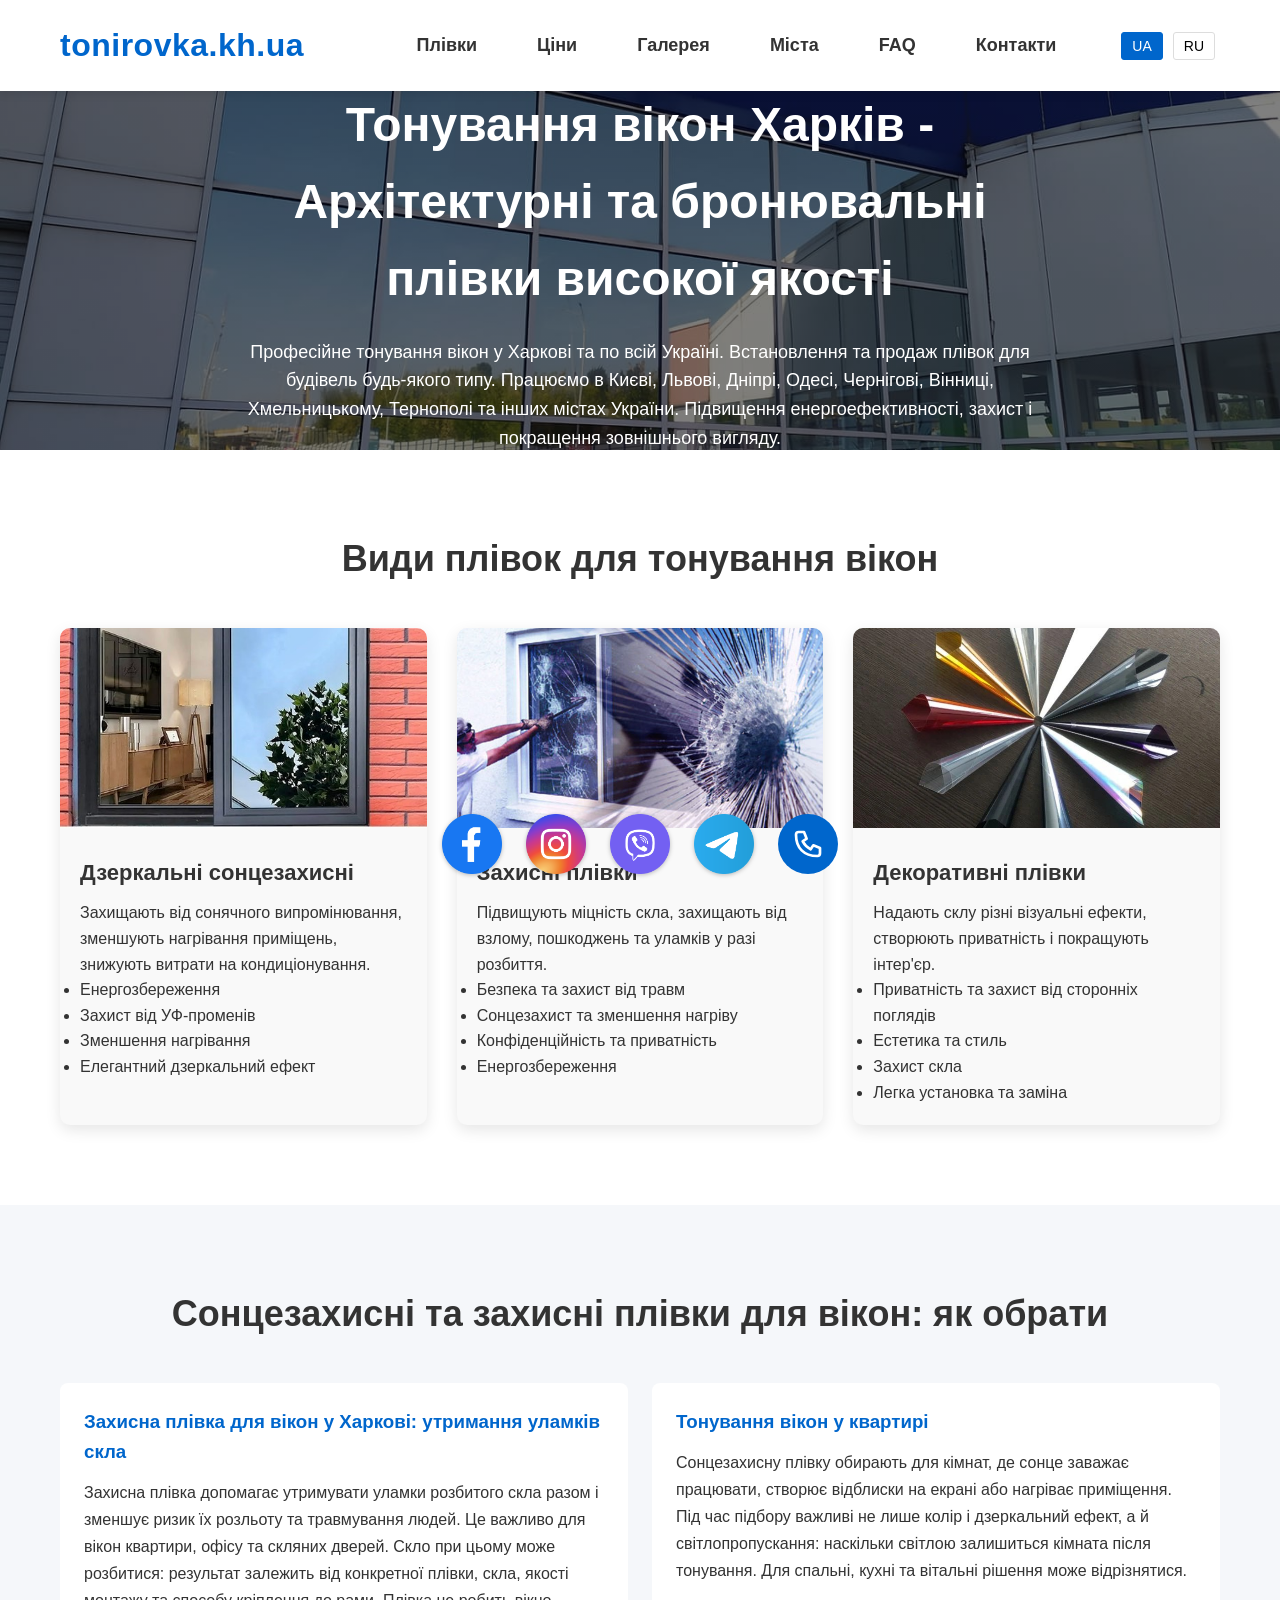
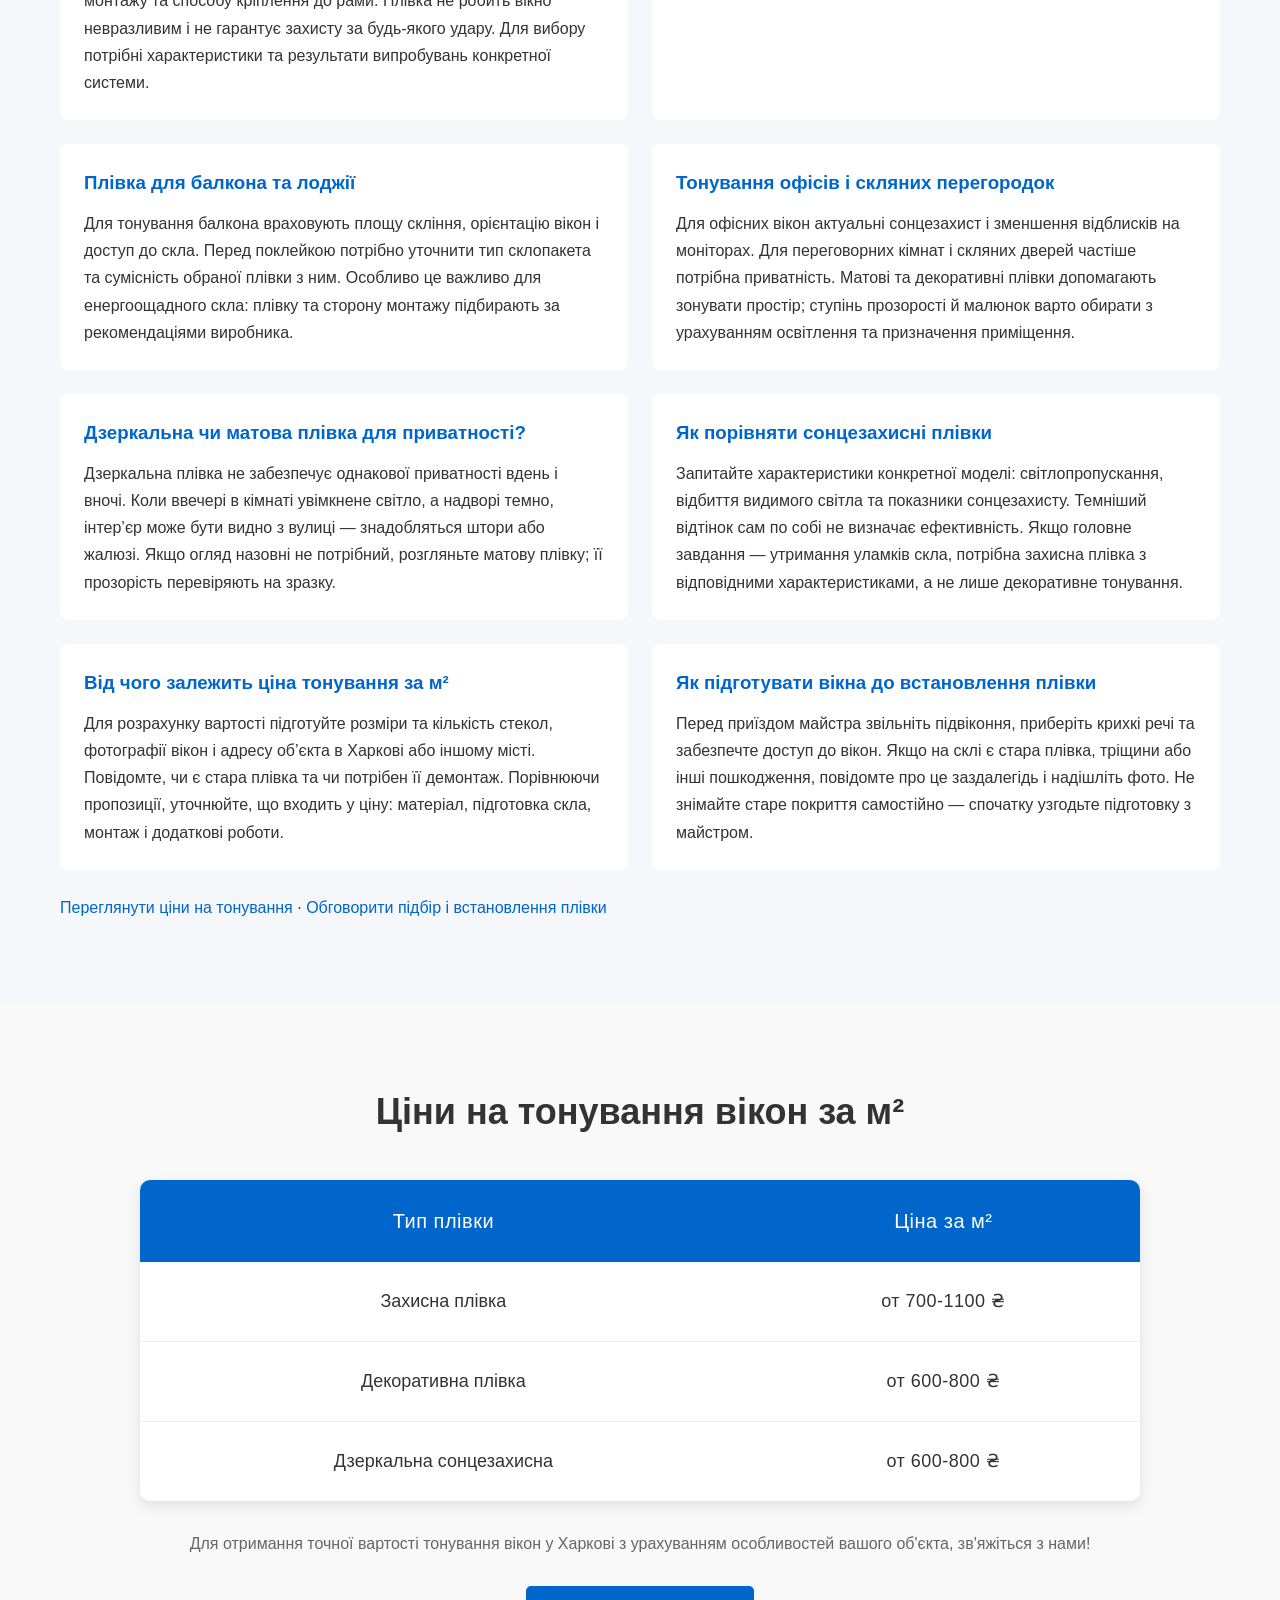
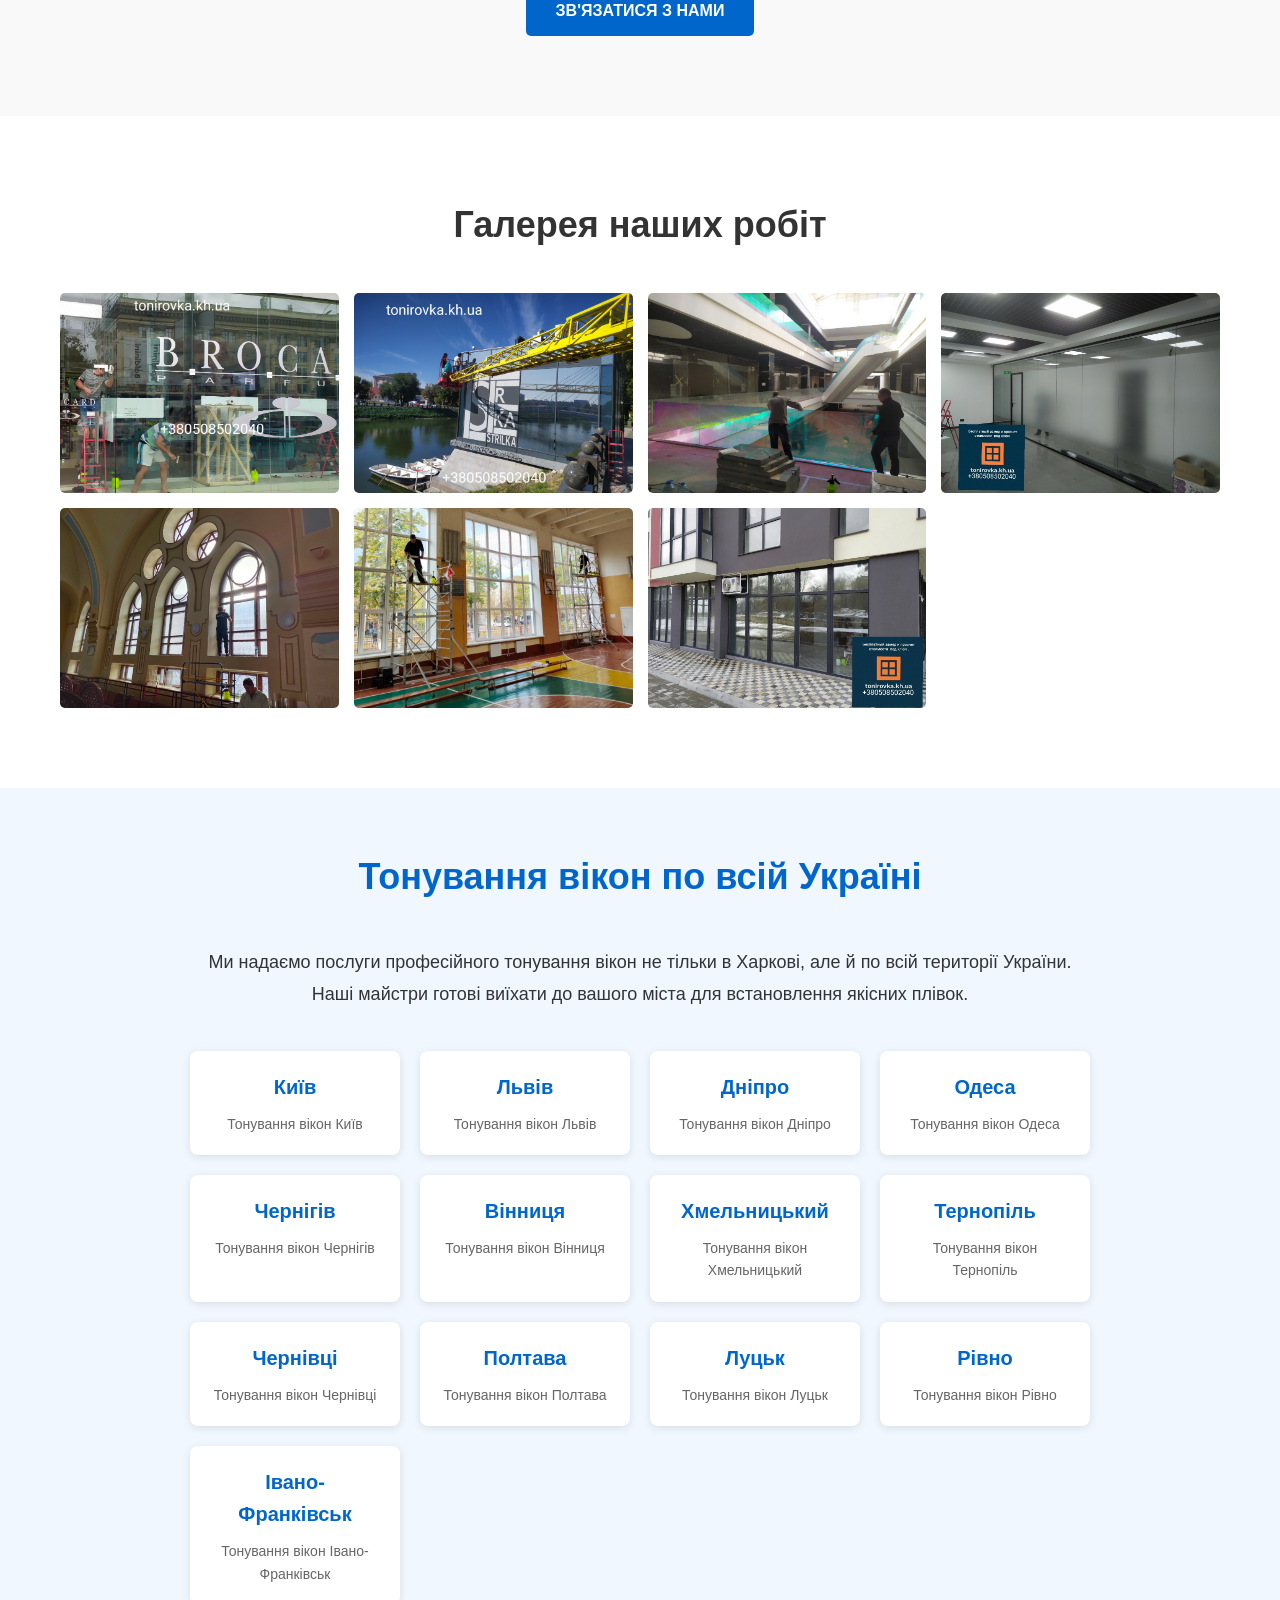
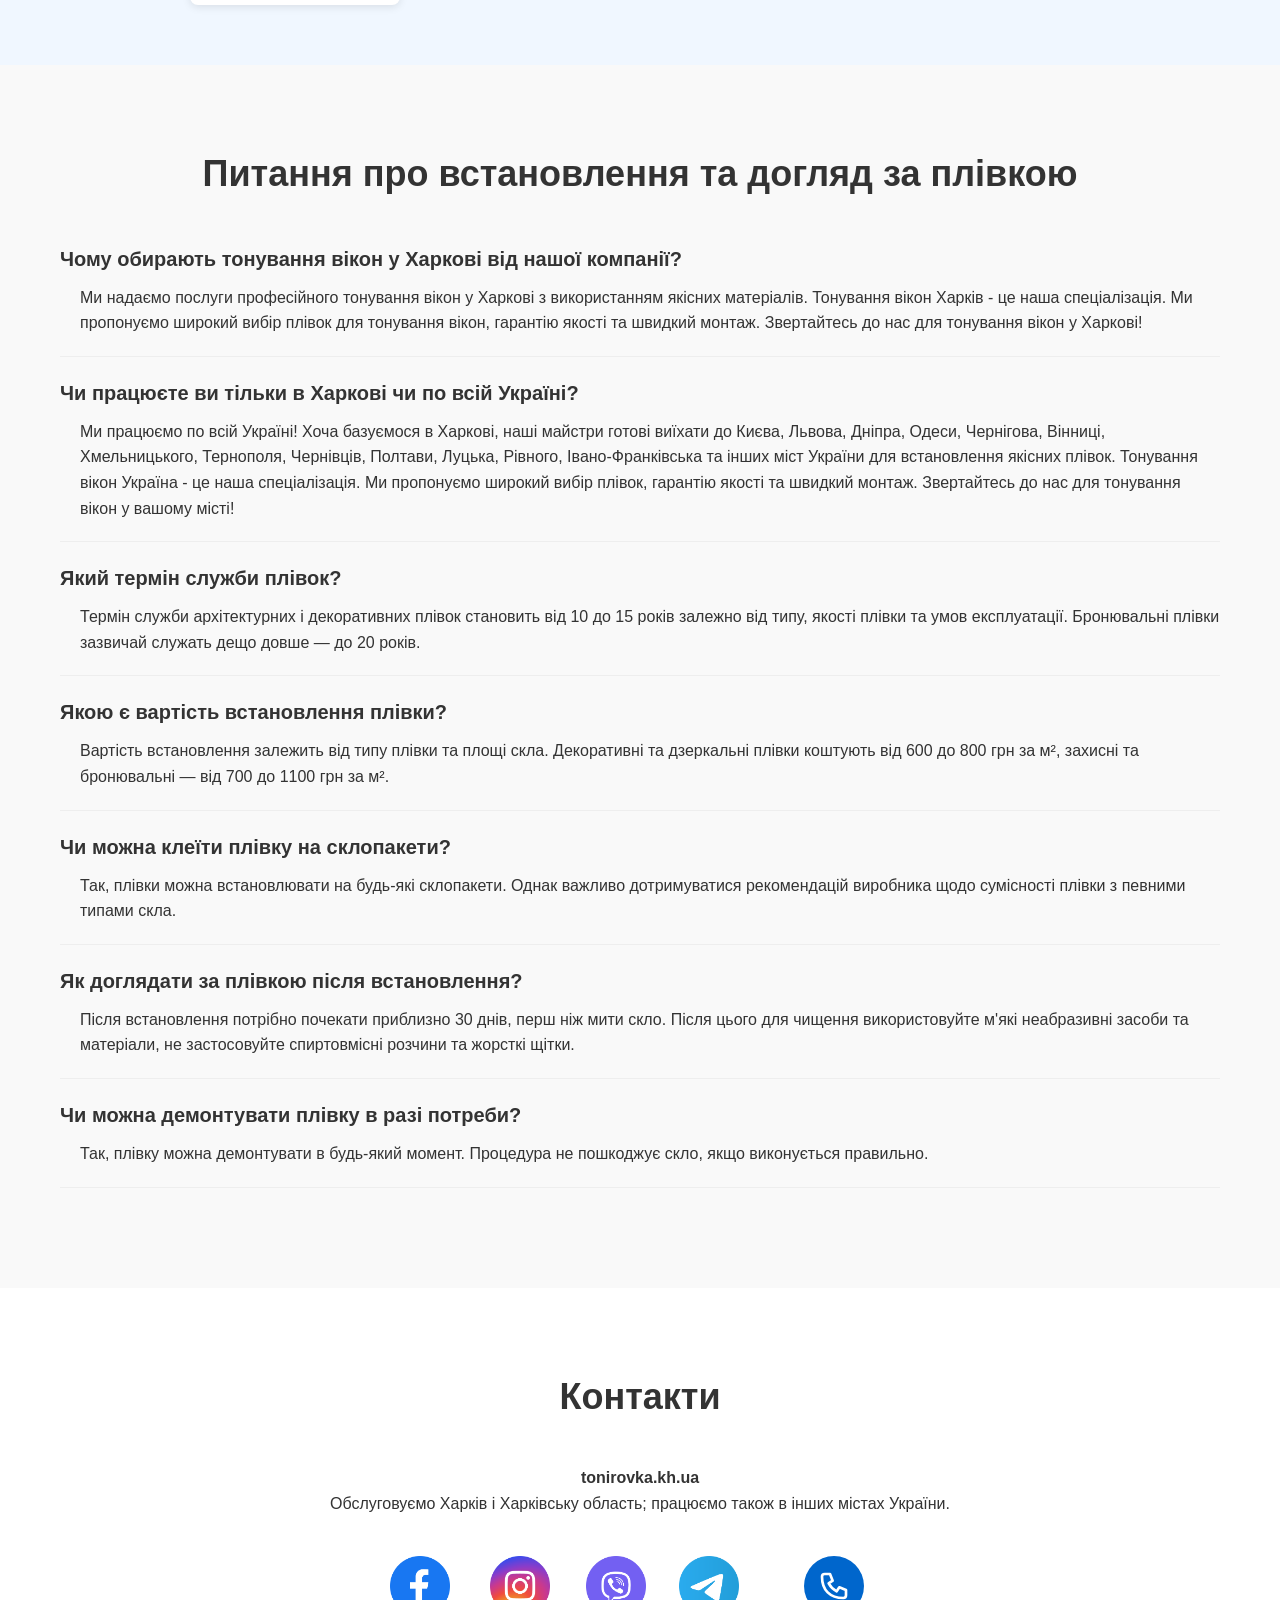
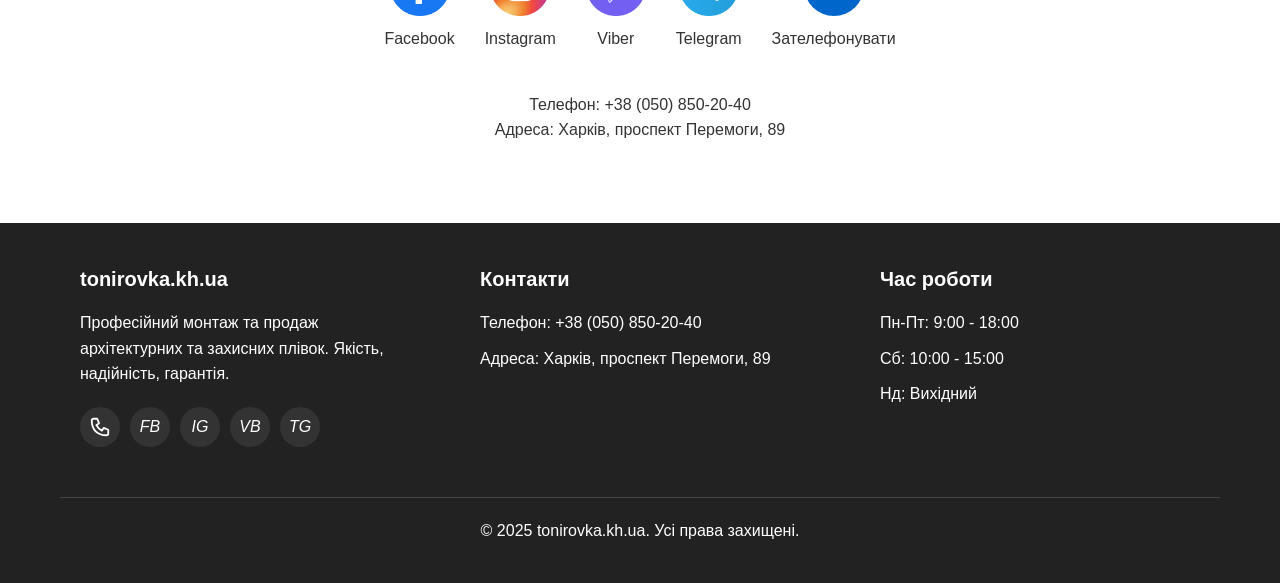
<file: index.html>
<!DOCTYPE html>
<html lang="uk">
<head>
<!-- Google tag (gtag.js) -->
    <script async src="https://www.googletagmanager.com/gtag/js?id=G-3DGGH7S5NP"></script>
    <script>
      window.dataLayer = window.dataLayer || [];
      function gtag(){dataLayer.push(arguments);}
      gtag('js', new Date());

      gtag('config', 'G-3DGGH7S5NP');
    </script>
    
<meta charset="UTF-8">
<meta name="viewport" content="width=device-width, initial-scale=1.0">
<title data-lang-uk="Тонування вікон у Харкові — архітектурні, захисні й бронювальні плівки" data-lang-ru="Тонировка окон Харьков | Архитектурные, защитные и бронирующие плёнки">Тонування вікон у Харкові — архітектурні, захисні й бронювальні плівки</title>
<meta name="description" data-lang-uk="Тонування вікон у Харкові та в Україні. Архітектурні й захисні плівки: захист від сонця, утримання уламків скла та енергозбереження. Монтаж із гарантією якості." data-lang-ru="Тонировка окон в Харькове и Украине. Архитектурные и защитные плёнки: защита от солнца, удержание осколков стекла, энергосбережение. Монтаж с гарантией." content="Тонування вікон у Харкові та в Україні. Архітектурні й захисні плівки: захист від сонця, утримання уламків скла та енергозбереження. Монтаж із гарантією якості.">
<meta name="keywords" content="тонування вікон, тонування вікон Україна, тонування вікон Харків, тонування вікон Київ, тонування вікон Львів, тонування вікон Дніпро, тонування вікон Одеса, тонування вікон Чернігів, тонування вікон Вінниця, тонування вікон Хмельницький, тонування вікон Тернопіль, тонування вікон Чернівці, тонування вікон Полтава, тонування вікон Луцьк, тонування вікон Рівно, тонування вікон Івано-Франківськ, архітектурні плівки, бронювальні плівки, встановлення плівок, захисні плівки, дзеркальні плівки, сонцезахисні плівки, енергозбереження, безпека">
<meta name="author" content="tonirovka.kh.ua">
<meta name="robots" content="index, follow, max-snippet:-1, max-image-preview:large, max-video-preview:-1">
<meta name="googlebot" content="index, follow, max-snippet:-1, max-image-preview:large, max-video-preview:-1">
<meta name="bingbot" content="index, follow, max-snippet:-1, max-image-preview:large, max-video-preview:-1">
<!-- Указание основной версии страницы (одна каноническая версия для всех языков) -->
<link rel="canonical" href="https://tonirovka.kh.ua/">
<!-- One public URL; the Russian translation is an on-page user preference. -->
<link rel="icon" type="image/png" href="images/logo.png">
<link rel="apple-touch-icon" sizes="180x180" href="images/apple-touch-icon.png">
    
<!-- Локализация сайта -->
<meta property="og:locale" content="uk_UA">
<meta property="og:locale:alternate" content="ru_RU">

<meta name="language" content="Ukrainian, Russian">
<meta name="google" content="notranslate">
<meta name="google-site-verification" content="7RjiLpoDh2BI8JVaIkO7xMG76WBVzEhWbHmjuF_0Hsg">

<!-- Дополнительные метаданные -->
<meta name="geo.placename" content="Харків">
<meta name="geo.region" content="UA-63">
<!-- Метатеги для мобильных устройств -->
<meta name="format-detection" content="telephone=no">
<meta name="mobile-web-app-capable" content="yes">
<meta name="apple-mobile-web-app-capable" content="yes">
<meta name="apple-mobile-web-app-status-bar-style" content="black">
    
<!-- Open Graph / Facebook -->
<meta property="og:type" content="website">
<meta property="og:url" content="https://tonirovka.kh.ua/">
<meta property="og:title" data-lang-uk="Тонування вікон у Харкові — архітектурні, захисні й бронювальні плівки" data-lang-ru="Тонировка окон Харьков | Архитектурные, защитные и бронирующие плёнки" content="Тонування вікон у Харкові — архітектурні, захисні й бронювальні плівки">
<meta property="og:description" data-lang-uk="Тонування вікон у Харкові та в Україні. Архітектурні й захисні плівки: захист від сонця, утримання уламків скла та енергозбереження. Монтаж із гарантією якості." data-lang-ru="Тонировка окон в Харькове и Украине. Архитектурные и защитные плёнки: защита от солнца, удержание осколков стекла, энергосбережение. Монтаж с гарантией." content="Тонування вікон у Харкові та в Україні. Архітектурні й захисні плівки: захист від сонця, утримання уламків скла та енергозбереження. Монтаж із гарантією якості.">
<meta property="og:image" content="https://tonirovka.kh.ua/images/hero-bg.jpg">

<!-- Twitter -->
<meta property="twitter:card" content="summary_large_image">
<meta property="twitter:url" content="https://tonirovka.kh.ua/">
<meta property="twitter:title" data-lang-uk="Тонування вікон у Харкові — архітектурні, захисні й бронювальні плівки" data-lang-ru="Тонировка окон Харьков | Архитектурные, защитные и бронирующие плёнки" content="Тонування вікон у Харкові — архітектурні, захисні й бронювальні плівки">
<meta property="twitter:description" data-lang-uk="Тонування вікон у Харкові та в Україні. Архітектурні й захисні плівки: захист від сонця, утримання уламків скла та енергозбереження. Монтаж із гарантією якості." data-lang-ru="Тонировка окон в Харькове и Украине. Архитектурные и защитные плёнки: защита от солнца, удержание осколков стекла, энергосбережение. Монтаж с гарантией." content="Тонування вікон у Харкові та в Україні. Архітектурні й захисні плівки: захист від сонця, утримання уламків скла та енергозбереження. Монтаж із гарантією якості.">
<meta property="twitter:image" content="https://tonirovka.kh.ua/images/hero-bg.jpg">

<!-- Русскоязычные метаданные -->
    
<!-- Structured Data -->
    <script type="application/ld+json" id="business-schema">{"@context":"https://schema.org","@type":"HomeAndConstructionBusiness","@id":"https://tonirovka.kh.ua/#business","name":"tonirovka.kh.ua","image":"https://tonirovka.kh.ua/images/hero-bg.jpg","url":"https://tonirovka.kh.ua/","telephone":"+380508502040","description":"Монтаж сонцезахисних, захисних і декоративних плівок для вікон квартир, офісів та інших будівель.","priceRange":"₴₴","address":{"@type":"PostalAddress","streetAddress":"проспект Перемоги, 89","addressLocality":"Харків","addressCountry":"UA"},"openingHoursSpecification":[{"@type":"OpeningHoursSpecification","dayOfWeek":["Monday","Tuesday","Wednesday","Thursday","Friday"],"opens":"09:00","closes":"18:00"},{"@type":"OpeningHoursSpecification","dayOfWeek":"Saturday","opens":"10:00","closes":"15:00"}],"sameAs":["https://www.facebook.com/share/g/1BTLa9rgcs/","https://www.instagram.com/tonirovka.kh.ua","https://t.me/udav79"],"hasOfferCatalog":{"@type":"OfferCatalog","name":"Плівки для вікон — ціни за м²","itemListElement":[{"@type":"Offer","url":"https://tonirovka.kh.ua/#pricing","itemOffered":{"@type":"Service","name":"Захисна плівка","provider":{"@id":"https://tonirovka.kh.ua/#business"}},"description":"от 700-1100 ₴ за м²","priceSpecification":{"@type":"UnitPriceSpecification","minPrice":700,"maxPrice":1100,"priceCurrency":"UAH","unitCode":"MTK"}},{"@type":"Offer","url":"https://tonirovka.kh.ua/#pricing","itemOffered":{"@type":"Service","name":"Декоративна плівка","provider":{"@id":"https://tonirovka.kh.ua/#business"}},"description":"от 600-800 ₴ за м²","priceSpecification":{"@type":"UnitPriceSpecification","minPrice":600,"maxPrice":800,"priceCurrency":"UAH","unitCode":"MTK"}},{"@type":"Offer","url":"https://tonirovka.kh.ua/#pricing","itemOffered":{"@type":"Service","name":"Дзеркальна сонцезахисна","provider":{"@id":"https://tonirovka.kh.ua/#business"}},"description":"от 600-800 ₴ за м²","priceSpecification":{"@type":"UnitPriceSpecification","minPrice":600,"maxPrice":800,"priceCurrency":"UAH","unitCode":"MTK"}}]},"areaServed":[{"@type":"City","name":"Харків"},{"@type":"AdministrativeArea","name":"Харківська область"},{"@type":"Country","name":"Україна"}]}</script>


    

<!-- BreadcrumbList Schema -->
    <script type="application/ld+json">{"@context":"https://schema.org","@type":"BreadcrumbList","itemListElement":[{"@type":"ListItem","position":1,"name":"Головна","item":"https://tonirovka.kh.ua/"},{"@type":"ListItem","position":2,"name":"Плівки","item":"https://tonirovka.kh.ua/#films"},{"@type":"ListItem","position":3,"name":"Ціни","item":"https://tonirovka.kh.ua/#pricing"},{"@type":"ListItem","position":4,"name":"Галерея","item":"https://tonirovka.kh.ua/#gallery"},{"@type":"ListItem","position":5,"name":"FAQ","item":"https://tonirovka.kh.ua/#faq"},{"@type":"ListItem","position":6,"name":"Контакти","item":"https://tonirovka.kh.ua/#contacts"}]}</script>
    
<!-- Русскоязычная версия BreadcrumbList Schema -->
    <script type="application/ld+json">{"@context":"https://schema.org","@type":"BreadcrumbList","itemListElement":[{"@type":"ListItem","position":1,"name":"Главная","item":"https://tonirovka.kh.ua/"},{"@type":"ListItem","position":2,"name":"Пленки","item":"https://tonirovka.kh.ua/#films"},{"@type":"ListItem","position":3,"name":"Цены","item":"https://tonirovka.kh.ua/#pricing"},{"@type":"ListItem","position":4,"name":"Галерея","item":"https://tonirovka.kh.ua/#gallery"},{"@type":"ListItem","position":5,"name":"FAQ","item":"https://tonirovka.kh.ua/#faq"},{"@type":"ListItem","position":6,"name":"Контакты","item":"https://tonirovka.kh.ua/#contacts"}]}</script>
    <script type="application/ld+json">{"@context":"https://schema.org","@type":"FAQPage","mainEntity":[{"@type":"Question","name":"Чому обирають тонування вікон у Харкові від нашої компанії?","acceptedAnswer":{"@type":"Answer","text":"Ми надаємо послуги професійного тонування вікон у Харкові з використанням якісних матеріалів. Пропонуємо широкий вибір плівок, гарантію якості та швидкий монтаж."}},{"@type":"Question","name":"Чи працюєте ви тільки в Харкові чи по всій Україні?","acceptedAnswer":{"@type":"Answer","text":"Працюємо по всій Україні. Наші майстри виїжджають до Києва, Львова, Дніпра, Одеси, Чернігова, Вінниці, Хмельницького, Тернополя та інших міст."}},{"@type":"Question","name":"Який термін служби плівок?","acceptedAnswer":{"@type":"Answer","text":"Термін служби архітектурних і декоративних плівок становить приблизно 10-15 років, бронювальних - до 20 років залежно від умов експлуатації."}},{"@type":"Question","name":"Якою є вартість встановлення плівки?","acceptedAnswer":{"@type":"Answer","text":"Вартість залежить від типу плівки та площі скла: декоративні і дзеркальні плівки - від 600 до 800 грн/м², захисні і бронювальні - від 700 до 1100 грн/м²."}}]}</script>
<link rel="preload" as="image" href="images/hero-bg.jpg?v=1761748949" fetchpriority="high">
<link rel="stylesheet" href="css/main.css?v=20260924-phone-svg">
<noscript><link rel="stylesheet" href="css/noscript.css"></noscript>
<link rel="stylesheet" href="css/page-layout.css?v=20260924-contacts-caption" media="all">
<link rel="stylesheet" href="css/print.css?v=20260921" media="print">
</head>
<body>
<!-- Header -->
<header>
<div class="container">
<div class="header-container">
<div class="logo">tonirovka.kh.ua</div>
<nav>
<ul>
<li><a href="#films" data-lang-uk="Плівки" data-lang-ru="Пленки">Плівки</a></li>
<li><a href="#pricing" data-lang-uk="Ціни" data-lang-ru="Цены">Ціни</a></li>
<li><a href="#gallery" data-lang-uk="Галерея" data-lang-ru="Галерея">Галерея</a></li>
<li><a href="#service-areas" data-lang-uk="Міста" data-lang-ru="Города">Міста</a></li>
<li><a href="#faq" data-lang-uk="FAQ" data-lang-ru="FAQ">FAQ</a></li>
<li><a href="#contacts" data-lang-uk="Контакти" data-lang-ru="Контакты">Контакти</a></li>
<li class="language-switcher">
<button id="uk-lang" class="lang-btn active" aria-label="Українська">UA</button>
<button id="ru-lang" class="lang-btn" aria-label="Русский">RU</button>
</li>
</ul>
</nav>
</div>
</div>
</header>

<!-- Hero Banner -->
<section class="hero">
<div class="container">
<div class="hero-content">
<h1 data-lang-uk="Тонування вікон Харків - Архітектурні та бронювальні плівки високої якості" data-lang-ru="Тонировка окон Харьков - Архитектурные и бронирующие пленки высокого качества">Тонування вікон Харків - Архітектурні та бронювальні плівки високої якості</h1>
<p data-lang-uk="Професійне тонування вікон у Харкові та по всій Україні. Встановлення та продаж плівок для будівель будь-якого типу. Працюємо в Києві, Львові, Дніпрі, Одесі, Чернігові, Вінниці, Хмельницькому, Тернополі та інших містах України. Підвищення енергоефективності, захист і покращення зовнішнього вигляду." data-lang-ru="Профессиональная тонировка окон в Харькове и по всей Украине. Установка и продажа пленок для зданий любого типа. Работаем в Киеве, Львове, Днепре, Одессе, Чернигове, Виннице, Хмельницком, Тернополе и других городах Украины. Повышение энергоэффективности, защита и улучшение внешнего вида.">Професійне тонування вікон у Харкові та по всій Україні. Встановлення та продаж плівок для будівель будь-якого типу. Працюємо в Києві, Львові, Дніпрі, Одесі, Чернігові, Вінниці, Хмельницькому, Тернополі та інших містах України. Підвищення енергоефективності, захист і покращення зовнішнього вигляду.</p>
</div>
</div>
</section>

<!-- Films Section -->
<section id="films"><div class="container"><h2 data-lang-uk="Види плівок для тонування вікон" data-lang-ru="Виды плёнок для тонировки окон">Види плівок для тонування вікон</h2><div class="films-container"><article class="film-card"><figure><img src="images/6569bd5c-9299-4c40-b084-9efcd8cc400a.jpeg?v=1761298074" alt="Дзеркальні сонцезахисні плівки для захисту від сонячного випромінювання" data-alt-uk="Дзеркальні сонцезахисні плівки для захисту від сонячного випромінювання" data-alt-ru="Зеркальные солнцезащитные пленки для защиты от солнечного излучения" class="film-img" loading="lazy" decoding="async"><figcaption class="film-content"><h3 data-lang-uk="Дзеркальні сонцезахисні" data-lang-ru="Зеркальные солнцезащитные">Дзеркальні сонцезахисні</h3><p data-lang-uk="Захищають від сонячного випромінювання, зменшують нагрівання приміщень, знижують витрати на кондиціонування." data-lang-ru="Защищают от солнечного излучения, уменьшают нагрев помещений, снижают расходы на кондиционирование.">Захищають від сонячного випромінювання, зменшують нагрівання приміщень, знижують витрати на кондиціонування.</p><ul class="film-features" data-features-uk="Енергозбереження|Захист від УФ-променів|Зменшення нагрівання|Елегантний дзеркальний ефект" data-features-ru="Энергосбережение|Защита от УФ-лучей|Уменьшение нагрева|Элегантный зеркальный эффект"><li data-lang-uk="Енергозбереження" data-lang-ru="Энергосбережение">Енергозбереження</li><li data-lang-uk="Захист від УФ-променів" data-lang-ru="Защита от УФ-лучей">Захист від УФ-променів</li><li data-lang-uk="Зменшення нагрівання" data-lang-ru="Уменьшение нагрева">Зменшення нагрівання</li><li data-lang-uk="Елегантний дзеркальний ефект" data-lang-ru="Элегантный зеркальный эффект">Елегантний дзеркальний ефект</li></ul></figcaption></figure></article><article class="film-card"><figure><img src="images/bron1.png?v=1761298074" alt="Підвищують міцність скла, захищають від взлому, пошкоджень та уламків у разі розбиття." data-alt-uk="Підвищують міцність скла, захищають від взлому, пошкоджень та уламків у разі розбиття." data-alt-ru="Повышают прочность стекла, защищают от взлома, повреждений и осколков в случае разбития." class="film-img" loading="lazy" decoding="async"><figcaption class="film-content"><h3 data-lang-uk="Захисні плівки" data-lang-ru="Защитные пленки">Захисні плівки</h3><p data-lang-uk="Підвищують міцність скла, захищають від взлому, пошкоджень та уламків у разі розбиття." data-lang-ru="Повышают прочность стекла, защищают от взлома, повреждений и осколков в случае разбития.">Підвищують міцність скла, захищають від взлому, пошкоджень та уламків у разі розбиття.</p><ul class="film-features" data-features-uk="Безпека та захист від травм|Сонцезахист та зменшення нагріву|Конфіденційність та приватність|Енергозбереження" data-features-ru="Безопасность и защита от травм|Солнцезащита и снижение нагрева|Конфиденциальность и приватность|Энергосбережение"><li data-lang-uk="Безпека та захист від травм" data-lang-ru="Безопасность и защита от травм">Безпека та захист від травм</li><li data-lang-uk="Сонцезахист та зменшення нагріву" data-lang-ru="Солнцезащита и снижение нагрева">Сонцезахист та зменшення нагріву</li><li data-lang-uk="Конфіденційність та приватність" data-lang-ru="Конфиденциальность и приватность">Конфіденційність та приватність</li><li data-lang-uk="Енергозбереження" data-lang-ru="Энергосбережение">Енергозбереження</li></ul></figcaption></figure></article><article class="film-card"><figure><img src="images/3.jpg?v=1761298074" alt="Надають склу різні візуальні ефекти, створюють приватність і покращують інтер&#039;єр." data-alt-uk="Надають склу різні візуальні ефекти, створюють приватність і покращують інтер&#039;єр." data-alt-ru="Придают стеклу различные визуальные эффекты, создают приватность и улучшают интерьер." class="film-img" loading="lazy" decoding="async"><figcaption class="film-content"><h3 data-lang-uk="Декоративні плівки" data-lang-ru="Декоративные пленки">Декоративні плівки</h3><p data-lang-uk="Надають склу різні візуальні ефекти, створюють приватність і покращують інтер&#039;єр." data-lang-ru="Придают стеклу различные визуальные эффекты, создают приватность и улучшают интерьер.">Надають склу різні візуальні ефекти, створюють приватність і покращують інтер&#039;єр.</p><ul class="film-features" data-features-uk="Приватність та захист від сторонніх поглядів|Естетика та стиль|Захист скла|Легка установка та заміна" data-features-ru="Приватность и защита от посторонних взглядов|Эстетика и стиль|Защита стекла|Лёгкая установка и замена"><li data-lang-uk="Приватність та захист від сторонніх поглядів" data-lang-ru="Приватность и защита от посторонних взглядов">Приватність та захист від сторонніх поглядів</li><li data-lang-uk="Естетика та стиль" data-lang-ru="Эстетика и стиль">Естетика та стиль</li><li data-lang-uk="Захист скла" data-lang-ru="Защита стекла">Захист скла</li><li data-lang-uk="Легка установка та заміна" data-lang-ru="Лёгкая установка и замена">Легка установка та заміна</li></ul></figcaption></figure></article></div></div></section>

<!-- Pricing Section -->

<section id="window-film-guide" class="window-film-guide">
<div class="container">
<h2 data-lang-ru="Солнцезащитные и защитные плёнки для окон: как выбрать">Сонцезахисні та захисні плівки для вікон: як обрати</h2>
<div class="window-film-guide-grid">
<article>
<h3 data-lang-ru="Защитная плёнка для окон в Харькове: удержание осколков стекла">Захисна плівка для вікон у Харкові: утримання уламків скла</h3>
<p data-lang-ru="Защитная плёнка помогает удерживать осколки разбитого стекла вместе и снижает риск их разлёта и травмирования людей. Это важно для окон квартиры, офиса и стеклянных дверей. Стекло при этом может разбиться: результат зависит от конкретной плёнки, стекла, качества монтажа и способа крепления к раме. Плёнка не делает окно неуязвимым и не гарантирует защиты при любом ударе. Для выбора нужны характеристики и результаты испытаний конкретной системы.">Захисна плівка допомагає утримувати уламки розбитого скла разом і зменшує ризик їх розльоту та травмування людей. Це важливо для вікон квартири, офісу та скляних дверей. Скло при цьому може розбитися: результат залежить від конкретної плівки, скла, якості монтажу та способу кріплення до рами. Плівка не робить вікно невразливим і не гарантує захисту за будь-якого удару. Для вибору потрібні характеристики та результати випробувань конкретної системи.</p>
</article>
<article>
<h3 data-lang-ru="Тонировка окон в квартире">Тонування вікон у квартирі</h3>
<p data-lang-ru="Солнцезащитную плёнку выбирают для комнат, где солнце мешает работать, создаёт блики на экране или нагревает помещение. При подборе важны не только цвет и зеркальный эффект, но и светопропускание: насколько светлой останется комната после тонировки. Для спальни, кухни и гостиной решение может отличаться.">Сонцезахисну плівку обирають для кімнат, де сонце заважає працювати, створює відблиски на екрані або нагріває приміщення. Під час підбору важливі не лише колір і дзеркальний ефект, а й світлопропускання: наскільки світлою залишиться кімната після тонування. Для спальні, кухні та вітальні рішення може відрізнятися.</p>
</article>
<article>
<h3 data-lang-ru="Плёнка для балкона и лоджии">Плівка для балкона та лоджії</h3>
<p data-lang-ru="Для тонировки балкона учитывают площадь остекления, ориентацию окон и доступ к стеклу. Перед поклейкой нужно уточнить тип стеклопакета и совместимость выбранной плёнки с ним. Особенно это важно для энергосберегающего стекла: плёнку и сторону монтажа подбирают по рекомендациям производителя.">Для тонування балкона враховують площу скління, орієнтацію вікон і доступ до скла. Перед поклейкою потрібно уточнити тип склопакета та сумісність обраної плівки з ним. Особливо це важливо для енергоощадного скла: плівку та сторону монтажу підбирають за рекомендаціями виробника.</p>
</article>
<article>
<h3 data-lang-ru="Тонировка офисов и стеклянных перегородок">Тонування офісів і скляних перегородок</h3>
<p data-lang-ru="Для офисных окон актуальны солнцезащита и уменьшение бликов на мониторах. Для переговорных комнат и стеклянных дверей чаще нужна приватность. Матовые и декоративные плёнки помогают зонировать пространство; степень прозрачности и рисунок стоит выбирать с учётом освещения и назначения помещения.">Для офісних вікон актуальні сонцезахист і зменшення відблисків на моніторах. Для переговорних кімнат і скляних дверей частіше потрібна приватність. Матові та декоративні плівки допомагають зонувати простір; ступінь прозорості й малюнок варто обирати з урахуванням освітлення та призначення приміщення.</p>
</article>
<article>
<h3 data-lang-ru="Зеркальная или матовая плёнка для приватности?">Дзеркальна чи матова плівка для приватності?</h3>
<p data-lang-ru="Зеркальная плёнка не обеспечивает одинаковую приватность днём и ночью. Когда вечером в комнате включён свет, а снаружи темно, интерьер может быть виден с улицы — понадобятся шторы или жалюзи. Если обзор наружу не нужен, рассмотрите матовую плёнку; её прозрачность проверяют на образце.">Дзеркальна плівка не забезпечує однакової приватності вдень і вночі. Коли ввечері в кімнаті увімкнене світло, а надворі темно, інтер’єр може бути видно з вулиці — знадобляться штори або жалюзі. Якщо огляд назовні не потрібний, розгляньте матову плівку; її прозорість перевіряють на зразку.</p>
</article>
<article>
<h3 data-lang-ru="Как сравнить солнцезащитные плёнки">Як порівняти сонцезахисні плівки</h3>
<p data-lang-ru="Запросите характеристики конкретной модели: светопропускание, отражение видимого света и показатели солнцезащиты. Более тёмный оттенок сам по себе не определяет эффективность. Если главная задача — удержание осколков стекла, нужна защитная плёнка с соответствующими характеристиками, а не только декоративная тонировка.">Запитайте характеристики конкретної моделі: світлопропускання, відбиття видимого світла та показники сонцезахисту. Темніший відтінок сам по собі не визначає ефективність. Якщо головне завдання — утримання уламків скла, потрібна захисна плівка з відповідними характеристиками, а не лише декоративне тонування.</p>
</article>
<article>
<h3 data-lang-ru="От чего зависит цена тонировки за м²">Від чого залежить ціна тонування за м²</h3>
<p data-lang-ru="Для расчёта стоимости подготовьте размеры и количество стёкол, фотографии окон и адрес объекта в Харькове или другом городе. Сообщите, есть ли старая плёнка и нужен ли её демонтаж. Сравнивая предложения, уточняйте, что входит в цену: материал, подготовка стекла, монтаж и дополнительные работы.">Для розрахунку вартості підготуйте розміри та кількість стекол, фотографії вікон і адресу об’єкта в Харкові або іншому місті. Повідомте, чи є стара плівка та чи потрібен її демонтаж. Порівнюючи пропозиції, уточнюйте, що входить у ціну: матеріал, підготовка скла, монтаж і додаткові роботи.</p>
</article>
<article>
<h3 data-lang-ru="Как подготовить окна к установке плёнки">Як підготувати вікна до встановлення плівки</h3>
<p data-lang-ru="Перед приездом мастера освободите подоконники, уберите хрупкие вещи и обеспечьте доступ к окнам. Если на стекле есть старая плёнка, трещины или другие повреждения, сообщите об этом заранее и отправьте фото. Не снимайте старое покрытие самостоятельно — сначала согласуйте подготовку с мастером.">Перед приїздом майстра звільніть підвіконня, приберіть крихкі речі та забезпечте доступ до вікон. Якщо на склі є стара плівка, тріщини або інші пошкодження, повідомте про це заздалегідь і надішліть фото. Не знімайте старе покриття самостійно — спочатку узгодьте підготовку з майстром.</p>
</article>
</div>
<p class="window-film-guide-links"><a href="#pricing" data-lang-ru="Посмотреть цены на тонировку">Переглянути ціни на тонування</a> · <a href="#contacts" data-lang-ru="Обсудить подбор и установку плёнки">Обговорити підбір і встановлення плівки</a></p>
</div>
</section>

<section id="pricing" class="pricing-section">
<div class="container">
<h2 data-lang-uk="Ціни на тонування вікон за м²" data-lang-ru="Цены на тонировку окон за м²">Ціни на тонування вікон за м²</h2>
<table class="pricing-table">
<thead>
<tr>
<th data-lang-uk="Тип плівки" data-lang-ru="Тип пленки">Тип плівки</th>
<th data-lang-uk="Ціна за м²" data-lang-ru="Цена за м²">Ціна за м²</th>
</tr>
</thead>
<tbody>
<tr>
<td data-lang-uk="Захисна плівка" data-lang-ru="Защитная пленка">Захисна плівка</td>
<td class="price">от 700-1100 ₴</td>
</tr>
<tr>
<td data-lang-uk="Декоративна плівка" data-lang-ru="Декоративная пленка">Декоративна плівка</td>
<td class="price">от 600-800 ₴</td>
</tr>
<tr>
<td data-lang-uk="Дзеркальна сонцезахисна" data-lang-ru="Зеркальная солнцезащитная">Дзеркальна сонцезахисна</td>
<td class="price">от 600-800 ₴</td>
</tr>

















</tbody>
</table>
<p class="pricing-note" data-lang-uk="Для отримання точної вартості тонування вікон у Харкові з урахуванням особливостей вашого об'єкта, зв'яжіться з нами!" data-lang-ru="Для получения точной стоимости тонировки окон в Харькове с учетом особенностей вашего объекта, свяжитесь с нами!">Для отримання точної вартості тонування вікон у Харкові з урахуванням особливостей вашого об'єкта, зв'яжіться з нами!</p>
<div class="pricing-btn">
<a href="#contacts" class="btn" data-lang-uk="Зв'язатися з нами" data-lang-ru="Связаться с нами">Зв'язатися з нами</a>
</div>
</div>
</section>

<!-- Gallery Section -->
<section id="gallery">
<div class="container">
<h2 data-lang-uk="Галерея наших робіт" data-lang-ru="Галерея наших работ">Галерея наших робіт</h2>
<div class="gallery">                <figure class="gallery-item">
<img src="images/gallery/foto1.jpg?v=1772557054" alt="Встановлення тонувальної плівки на вікна офісної будівлі в Харкові." data-alt-uk="Встановлення тонувальної плівки на вікна офісної будівлі в Харкові." data-alt-ru="Установка тонировочной плёнки на окна офисного здания в Харькове." onclick="openModal(this)" loading="lazy" decoding="async">
<figcaption data-lang-uk="Встановлення тонувальної плівки на офісній будівлі" data-lang-ru="Установка тонировочной пленки на офисном здании">Встановлення тонувальної плівки на офісній будівлі</figcaption>
</figure>
<figure class="gallery-item">
<img src="images/gallery/foto2.jpg?v=1772557054" alt="Тонування вікон в житловому будинку з використанням сонцезахисної плівки." data-alt-uk="Тонування вікон в житловому будинку з використанням сонцезахисної плівки." data-alt-ru="Тонирование окон в жилом доме с использованием солнцезащитной плёнки." onclick="openModal(this)" loading="lazy" decoding="async">
<figcaption data-lang-uk="Тонування вікон в житловому будинку" data-lang-ru="Тонирование окон в жилом доме">Тонування вікон в житловому будинку</figcaption>
</figure>
<figure class="gallery-item">
<img src="images/gallery/foto3.jpg?v=1772557054" alt="Професійне встановлення захисної плівки на вікна в Харкові." data-alt-uk="Професійне встановлення захисної плівки на вікна в Харкові." data-alt-ru="Профессиональная установка защитной плёнки на окна в Харькове." onclick="openModal(this)" loading="lazy" decoding="async">
<figcaption data-lang-uk="Встановлення захисної плівки в Харкові" data-lang-ru="Установка защитной пленки в Харькове">Встановлення захисної плівки в Харкові</figcaption>
</figure>
<figure class="gallery-item">
<img src="images/gallery/foto4.jpg?v=1772557054" alt="Дзеркальна плівка на фасаді комерційної будівлі для захисту від сонця." data-alt-uk="Дзеркальна плівка на фасаді комерційної будівлі для захисту від сонця." data-alt-ru="Зеркальная плёнка на фасаде коммерческого здания для защиты от солнца." onclick="openModal(this)" loading="lazy" decoding="async">
<figcaption data-lang-uk="Дзеркальна плівка на фасаді будівлі" data-lang-ru="Зеркальная пленка на фасаде здания">Дзеркальна плівка на фасаді будівлі</figcaption>
</figure>
<figure class="gallery-item">
<img src="images/gallery/foto5.jpg?v=1772557054" alt="Тонування вікон в комерційному приміщенні з енергозберігаючою плівкою." data-alt-uk="Тонування вікон в комерційному приміщенні з енергозберігаючою плівкою." data-alt-ru="Тонирование окон в коммерческом помещении с энергосберегающей плёнкой." onclick="openModal(this)" loading="lazy" decoding="async">
<figcaption data-lang-uk="Тонування вікон в комерційному приміщенні" data-lang-ru="Тонирование окон в коммерческом помещении">Тонування вікон в комерційному приміщенні</figcaption>
</figure>
<figure class="gallery-item">
<img src="images/gallery/foto6.jpg?v=1772557054" alt="Встановлення декоративної плівки для створення приватності в офісі." data-alt-uk="Встановлення декоративної плівки для створення приватності в офісі." data-alt-ru="Установка декоративной плёнки для создания приватности в офисе." onclick="openModal(this)" loading="lazy" decoding="async">
<figcaption data-lang-uk="Встановлення декоративної плівки" data-lang-ru="Установка декоративной пленки">Встановлення декоративної плівки</figcaption>
</figure>
<figure class="gallery-item">
<img src="images/gallery/foto7.jpg?v=1772557054" alt="Тонування вікон в квартирі з використанням якісної плівки." data-alt-uk="Тонування вікон в квартирі з використанням якісної плівки." data-alt-ru="Тонирование окон в квартире с использованием качественной плёнки." onclick="openModal(this)" loading="lazy" decoding="async">
<figcaption data-lang-uk="Тонування вікон в квартирі" data-lang-ru="Тонирование окон в квартире">Тонування вікон в квартирі</figcaption>
</figure>
<figure class="gallery-item">
<img src="images/gallery/foto8.jpg?v=1772557054" alt="Встановлення сонцезахисної плівки для енергозбереження." data-alt-uk="Встановлення сонцезахисної плівки для енергозбереження." data-alt-ru="Установка солнцезащитной плёнки для энергосбережения." onclick="openModal(this)" loading="lazy" decoding="async">
<figcaption data-lang-uk="Встановлення сонцезахисної плівки" data-lang-ru="Установка солнцезащитной пленки">Встановлення сонцезахисної плівки</figcaption>
</figure>
</div>
</div>
</section>

<!-- Service Areas Section -->
<section id="service-areas" class="service-areas-section">
<div class="container">
<h2 data-lang-uk="Тонування вікон по всій Україні" data-lang-ru="Тонировка окон по всей Украине" class="service-areas-title">Тонування вікон по всій Україні</h2>
<div class="service-areas-body">
<p data-lang-uk="Ми надаємо послуги професійного тонування вікон не тільки в Харкові, але й по всій території України. Наші майстри готові виїхати до вашого міста для встановлення якісних плівок." data-lang-ru="Мы предоставляем услуги профессиональной тонировки окон не только в Харькове, но и по всей территории Украины. Наши мастера готовы выехать в ваш город для установки качественных пленок." class="service-areas-intro">
                    Ми надаємо послуги професійного тонування вікон не тільки в Харкові, але й по всій території України. Наші майстри готові виїхати до вашого міста для встановлення якісних плівок.
</p>
                
<div class="service-areas-grid">
<div class="service-area-card">
<h3 class="service-area-name">Київ</h3>
<p data-lang-uk="Тонування вікон Київ" data-lang-ru="Тонировка окон Киев" class="service-area-caption">Тонування вікон Київ</p>
</div>
<div class="service-area-card">
<h3 class="service-area-name">Львів</h3>
<p data-lang-uk="Тонування вікон Львів" data-lang-ru="Тонировка окон Львов" class="service-area-caption">Тонування вікон Львів</p>
</div>
<div class="service-area-card">
<h3 class="service-area-name">Дніпро</h3>
<p data-lang-uk="Тонування вікон Дніпро" data-lang-ru="Тонировка окон Днепр" class="service-area-caption">Тонування вікон Дніпро</p>
</div>
<div class="service-area-card">
<h3 class="service-area-name">Одеса</h3>
<p data-lang-uk="Тонування вікон Одеса" data-lang-ru="Тонировка окон Одесса" class="service-area-caption">Тонування вікон Одеса</p>
</div>
<div class="service-area-card">
<h3 class="service-area-name">Чернігів</h3>
<p data-lang-uk="Тонування вікон Чернігів" data-lang-ru="Тонировка окон Чернигов" class="service-area-caption">Тонування вікон Чернігів</p>
</div>
<div class="service-area-card">
<h3 class="service-area-name">Вінниця</h3>
<p data-lang-uk="Тонування вікон Вінниця" data-lang-ru="Тонировка окон Винница" class="service-area-caption">Тонування вікон Вінниця</p>
</div>
<div class="service-area-card">
<h3 class="service-area-name">Хмельницький</h3>
<p data-lang-uk="Тонування вікон Хмельницький" data-lang-ru="Тонировка окон Хмельницкий" class="service-area-caption">Тонування вікон Хмельницький</p>
</div>
<div class="service-area-card">
<h3 class="service-area-name">Тернопіль</h3>
<p data-lang-uk="Тонування вікон Тернопіль" data-lang-ru="Тонировка окон Тернополь" class="service-area-caption">Тонування вікон Тернопіль</p>
</div>
<div class="service-area-card">
<h3 class="service-area-name">Чернівці</h3>
<p data-lang-uk="Тонування вікон Чернівці" data-lang-ru="Тонировка окон Черновцы" class="service-area-caption">Тонування вікон Чернівці</p>
</div>
<div class="service-area-card">
<h3 class="service-area-name">Полтава</h3>
<p data-lang-uk="Тонування вікон Полтава" data-lang-ru="Тонировка окон Полтава" class="service-area-caption">Тонування вікон Полтава</p>
</div>
<div class="service-area-card">
<h3 class="service-area-name">Луцьк</h3>
<p data-lang-uk="Тонування вікон Луцьк" data-lang-ru="Тонировка окон Луцк" class="service-area-caption">Тонування вікон Луцьк</p>
</div>
<div class="service-area-card">
<h3 class="service-area-name">Рівно</h3>
<p data-lang-uk="Тонування вікон Рівно" data-lang-ru="Тонировка окон Ровно" class="service-area-caption">Тонування вікон Рівно</p>
</div>
<div class="service-area-card">
<h3 class="service-area-name">Івано-Франківськ</h3>
<p data-lang-uk="Тонування вікон Івано-Франківськ" data-lang-ru="Тонировка окон Ивано-Франковск" class="service-area-caption">Тонування вікон Івано-Франківськ</p>
</div>
</div>
</div>
</div>
</section>

<!-- Modal -->
<div id="imageModal" class="modal" role="dialog" aria-modal="true" aria-label="Просмотр изображения галереи">
<span class="close" role="button" tabindex="0" aria-label="Закрыть">&times;</span>
<button type="button" class="prev" onclick="plusSlides(-1)" aria-label="Предыдущее изображение">&#10094;</button>
<button type="button" class="next" onclick="plusSlides(1)" aria-label="Следующее изображение">&#10095;</button>
<img class="modal-content" id="modalImage" src="images/gallery/foto1.jpg?v=1772557054" alt="Встановлення тонувальної плівки на вікна офісної будівлі в Харкові." loading="lazy" decoding="async">
</div>

<!-- FAQ Section -->
<section id="faq" class="faq-section">
<div class="container">
<h2 data-lang-uk="Питання про встановлення та догляд за плівкою" data-lang-ru="Вопросы об установке и уходе за плёнкой">Питання про встановлення та догляд за плівкою</h2>
<div class="faq-container">
<div class="faq-item">
<div class="faq-question" data-lang-uk="Чому обирають тонування вікон у Харкові від нашої компанії?" data-lang-ru="Почему выбирают тонировку окон в Харькове от нашей компании?">Чому обирають тонування вікон у Харкові від нашої компанії?</div>
<div class="faq-answer">
<div data-lang-uk="Ми надаємо послуги професійного тонування вікон у Харкові з використанням якісних матеріалів. Тонування вікон Харків - це наша спеціалізація. Ми пропонуємо широкий вибір плівок для тонування вікон, гарантію якості та швидкий монтаж. Звертайтесь до нас для тонування вікон у Харкові!" data-lang-ru="Мы предоставляем услуги профессиональной тонировки окон в Харькове с использованием качественных материалов. Тонировка окон Харьков - это наша специализация. Мы предлагаем широкий выбор пленок для тонировки окон, гарантию качества и быстрый монтаж. Обращайтесь к нам для тонировки окон в Харькове!">Ми надаємо послуги професійного тонування вікон у Харкові з використанням якісних матеріалів. Тонування вікон Харків - це наша спеціалізація. Ми пропонуємо широкий вибір плівок для тонування вікон, гарантію якості та швидкий монтаж. Звертайтесь до нас для тонування вікон у Харкові!</div>
</div>
</div>
<div class="faq-item">
<div class="faq-question" data-lang-uk="Чи працюєте ви тільки в Харкові чи по всій Україні?" data-lang-ru="Работаете ли вы только в Харькове или по всей Украине?">Чи працюєте ви тільки в Харкові чи по всій Україні?</div>
<div class="faq-answer">
<div data-lang-uk="Ми працюємо по всій Україні! Хоча базуємося в Харкові, наші майстри готові виїхати до Києва, Львова, Дніпра, Одеси, Чернігова, Вінниці, Хмельницького, Тернополя, Чернівців, Полтави, Луцька, Рівного, Івано-Франківська та інших міст України для встановлення якісних плівок. Тонування вікон Україна - це наша спеціалізація. Ми пропонуємо широкий вибір плівок, гарантію якості та швидкий монтаж. Звертайтесь до нас для тонування вікон у вашому місті!" data-lang-ru="Мы работаем по всей Украине! Хотя базируемся в Харькове, наши мастера готовы выехать в Киев, Львов, Днепр, Одессу, Чернигов, Винницу, Хмельницкий, Тернополь, Черновцы, Полтаву, Луцк, Ровно, Ивано-Франковск и другие города Украины для установки качественных пленок. Тонировка окон Украина - это наша специализация. Мы предлагаем широкий выбор пленок, гарантию качества и быстрый монтаж. Обращайтесь к нам для тонировки окон в вашем городе!">Ми працюємо по всій Україні! Хоча базуємося в Харкові, наші майстри готові виїхати до Києва, Львова, Дніпра, Одеси, Чернігова, Вінниці, Хмельницького, Тернополя, Чернівців, Полтави, Луцька, Рівного, Івано-Франківська та інших міст України для встановлення якісних плівок. Тонування вікон Україна - це наша спеціалізація. Ми пропонуємо широкий вибір плівок, гарантію якості та швидкий монтаж. Звертайтесь до нас для тонування вікон у вашому місті!</div>
</div>
</div>
<div class="faq-item">
<div class="faq-question" data-lang-uk="Який термін служби плівок?" data-lang-ru="Какой срок службы пленок?">Який термін служби плівок?</div>
<div class="faq-answer">
<div data-lang-uk="Термін служби архітектурних і декоративних плівок становить від 10 до 15 років залежно від типу, якості плівки та умов експлуатації. Бронювальні плівки зазвичай служать дещо довше — до 20 років." data-lang-ru="Срок службы архитектурных и декоративных пленок составляет от 10 до 15 лет в зависимости от типа, качества пленки и условий эксплуатации. Бронирующие пленки обычно служат несколько дольше — до 20 лет.">Термін служби архітектурних і декоративних плівок становить від 10 до 15 років залежно від типу, якості плівки та умов експлуатації. Бронювальні плівки зазвичай служать дещо довше — до 20 років.</div>
</div>
</div>
<div class="faq-item">
<div class="faq-question" data-lang-uk="Якою є вартість встановлення плівки?" data-lang-ru="Какова стоимость установки пленки?">Якою є вартість встановлення плівки?</div>
<div class="faq-answer">
<div data-lang-uk="Вартість встановлення залежить від типу плівки та площі скла. Декоративні та дзеркальні плівки коштують від 600 до 800 грн за м², захисні та бронювальні — від 700 до 1100 грн за м²." data-lang-ru="Стоимость установки зависит от типа пленки и площади стекла. Декоративные и зеркальные пленки стоят от 600 до 800 грн за м², защитные и бронирующие — от 700 до 1100 грн за м².">Вартість встановлення залежить від типу плівки та площі скла. Декоративні та дзеркальні плівки коштують від 600 до 800 грн за м², захисні та бронювальні — від 700 до 1100 грн за м².</div>
</div>
</div>
<div class="faq-item">
<div class="faq-question" data-lang-uk="Чи можна клеїти плівку на склопакети?" data-lang-ru="Можно ли клеить пленку на стеклопакеты?">Чи можна клеїти плівку на склопакети?</div>
<div class="faq-answer">
<div data-lang-uk="Так, плівки можна встановлювати на будь-які склопакети. Однак важливо дотримуватися рекомендацій виробника щодо сумісності плівки з певними типами скла." data-lang-ru="Да, пленки можно устанавливать на любые стеклопакеты. Однако важно соблюдать рекомендации производителя относительно совместимости пленки с определенными типами стекла.">Так, плівки можна встановлювати на будь-які склопакети. Однак важливо дотримуватися рекомендацій виробника щодо сумісності плівки з певними типами скла.</div>
</div>
</div>
<div class="faq-item">
<div class="faq-question" data-lang-uk="Як доглядати за плівкою після встановлення?" data-lang-ru="Как ухаживать за пленкой после установки?">Як доглядати за плівкою після встановлення?</div>
<div class="faq-answer">
<div data-lang-uk="Після встановлення потрібно почекати приблизно 30 днів, перш ніж мити скло. Після цього для чищення використовуйте м&#039;які неабразивні засоби та матеріали, не застосовуйте спиртовмісні розчини та жорсткі щітки." data-lang-ru="После установки нужно подождать примерно 30 дней, прежде чем мыть стекло. После этого для очистки используйте мягкие неабразивные средства и материалы, не применяйте спиртосодержащие растворы и жесткие щетки.">Після встановлення потрібно почекати приблизно 30 днів, перш ніж мити скло. Після цього для чищення використовуйте м&#039;які неабразивні засоби та матеріали, не застосовуйте спиртовмісні розчини та жорсткі щітки.</div>
</div>
</div>
<div class="faq-item">
<div class="faq-question" data-lang-uk="Чи можна демонтувати плівку в разі потреби?" data-lang-ru="Можно ли демонтировать пленку при необходимости?">Чи можна демонтувати плівку в разі потреби?</div>
<div class="faq-answer">
<div data-lang-uk="Так, плівку можна демонтувати в будь-який момент. Процедура не пошкоджує скло, якщо виконується правильно." data-lang-ru="Да, пленку можно демонтировать в любой момент. Процедура не повреждает стекло, если выполняется правильно.">Так, плівку можна демонтувати в будь-який момент. Процедура не пошкоджує скло, якщо виконується правильно.</div>
</div>
</div>
</div>
</div>
</section>

<!-- Contacts Section -->
<section id="contacts">
<div class="container">
<h2 data-lang-uk="Контакти" data-lang-ru="Контакты">Контакти</h2>
<p class="text-center"><strong>tonirovka.kh.ua</strong></p>
<p data-lang-uk="Обслуговуємо Харків і Харківську область; працюємо також в інших містах України." data-lang-ru="Обслуживаем Харьков и Харьковскую область; работаем также в других городах Украины." class="text-center">Обслуговуємо Харків і Харківську область; працюємо також в інших містах України.</p>
<div class="contacts-container contact-links-row">
<a href="https://www.facebook.com/share/g/1BTLa9rgcs/" target="_blank" rel="noopener noreferrer" class="contact-social-link">
<div class="text-center">
<img src="images/facebook.png" alt="Facebook" loading="lazy" decoding="async" class="contact-social-icon">
<p>Facebook</p>
</div>
</a>
<a href="https://www.instagram.com/tonirovka.kh.ua?igsh=MXJrODF0dDg1bjBmZQ==" target="_blank" rel="noopener noreferrer" class="contact-social-link">
<div class="text-center">
<img src="images/instagram.png" alt="Instagram" loading="lazy" decoding="async" class="contact-social-icon">
<p>Instagram</p>
</div>
</a>
<a href="viber://chat?number=+380508502040" target="_blank" rel="noopener noreferrer" class="contact-social-link">
<div class="text-center">
<img src="images/viber.png" alt="Viber" loading="lazy" decoding="async" class="contact-social-icon">
<p>Viber</p>
</div>
</a>
<a href="https://t.me/udav79" target="_blank" rel="noopener noreferrer" class="contact-social-link">
<div class="text-center">
<img src="images/telegram.png" alt="Telegram" loading="lazy" decoding="async" class="contact-social-icon">
<p>Telegram</p>
</div>
</a>
</div>
<div class="contact-details">
<p data-lang-uk="Телефон: +38 (050) 850-20-40" data-lang-ru="Телефон: +38 (050) 850-20-40">Телефон: +38 (050) 850-20-40</p>
<p data-lang-uk="Адреса: Харків, проспект Перемоги, 89" data-lang-ru="Адрес: Харьков, проспект Победы, 89">Адреса: Харків, проспект Перемоги, 89</p>
</div>
</div>
</section>

<!-- Footer Section -->
<footer>
<div class="container">
<div class="footer-content">
<div class="footer-info">
<h3>tonirovka.kh.ua</h3>
<p data-lang-uk="Професійний монтаж та продаж
архітектурних та захисних плівок.
Якість, надійність, гарантія." data-lang-ru="Профессиональная установка и продажа
архитектурных и защитных пленок.
Качество, надежность, гарантия.">Професійний монтаж та продаж
архітектурних та захисних плівок.
Якість, надійність, гарантія.</p>
<div class="social-links">
<a href="tel:+380508502040" class="contact-phone-action" aria-label="Зателефонувати" title="Зателефонувати"><svg xmlns="http://www.w3.org/2000/svg" width="24" height="24" viewBox="0 0 24 24" fill="none" stroke="currentColor" stroke-width="2" stroke-linecap="round" stroke-linejoin="round" aria-hidden="true" focusable="false"><path d="M5 3h4l2 5-3 2a15 15 0 0 0 6 6l2-3 5 2v4a2 2 0 0 1-2 2C9 21 3 15 3 5a2 2 0 0 1 2-2z"/></svg></a>
<a href="https://www.facebook.com/share/g/1BTLa9rgcs/" target="_blank" rel="noopener noreferrer"><i>FB</i></a>
<a href="https://www.instagram.com/tonirovka.kh.ua?igsh=MXJrODF0dDg1bjBmZQ==" target="_blank" rel="noopener noreferrer"><i>IG</i></a>
<a href="viber://chat?number=+380508502040" target="_blank" rel="noopener noreferrer"><i>VB</i></a>
<a href="https://t.me/udav79" target="_blank" rel="noopener noreferrer"><i>TG</i></a>
</div>
</div>
<div class="footer-info">
<h3 data-lang-uk="Контакти" data-lang-ru="Контакты">Контакти</h3>
<p data-lang-uk="Телефон: +38 (050) 850-20-40" data-lang-ru="Телефон: +38 (050) 850-20-40">Телефон: +38 (050) 850-20-40</p>
<p data-lang-uk="Адреса: Харків, проспект Перемоги, 89" data-lang-ru="Адрес: Харьков, проспект Победы, 89">Адреса: Харків, проспект Перемоги, 89</p>
</div>
<div class="footer-info">
<h3 data-lang-uk="Час роботи" data-lang-ru="Время работы">Час роботи</h3>
<p data-lang-uk="Пн-Пт: 9:00 - 18:00" data-lang-ru="Пн-Пт: 9:00 - 18:00">Пн-Пт: 9:00 - 18:00</p>
<p data-lang-uk="Сб: 10:00 - 15:00" data-lang-ru="Сб: 10:00 - 15:00">Сб: 10:00 - 15:00</p>
<p data-lang-uk="Нд: Вихідний" data-lang-ru="Вс: Выходной">Нд: Вихідний</p>
</div>
</div>
<div class="copyright">
<p data-lang-uk="&copy; 2025 tonirovka.kh.ua. Усі права захищені." data-lang-ru="&copy; 2025 tonirovka.kh.ua. Все права защищены.">&copy; 2025 tonirovka.kh.ua. Усі права захищені.</p>
</div>
</div>
</footer>


    
    <script src="js/main.js?v=20260921-noemail"></script>
<script src="js/contact-stats.js?v=20260924-phone-stats" defer></script>
<script src="js/floating-contacts.js?v=20260924-contacts-caption" defer></script>
<script async src='https://callback.cityhost.ua/js/' data-lang='uk'></script>
</body>
</html>
</file>
<file: css/main.css>
:root {
    --color-primary: #0066cc;
    --color-primary-hover: #0052a3;
    --color-text: #333;
    --spacing-unit: 20px;
    --radius: 5px;
}

* {
    margin: 0;
    padding: 0;
    box-sizing: border-box;
    font-family: 'Arial', sans-serif;
}

body {
    color: var(--color-text);
    line-height: 1.6;
}

a {
    text-decoration: none;
    color: var(--color-primary);
}

.container {
    max-width: 1200px;
    margin: 0 auto;
    padding: 0 20px;
}

/* Header */
header {
    background-color: #fff;
    box-shadow: 0 2px 10px rgba(0,0,0,0.1);
    position: fixed;
    width: 100%;
    z-index: 1000;
}

.header-container {
    display: flex;
    justify-content: space-between;
    align-items: center;
    padding: 20px 0;
}

.logo {
    font-size: 32px;
    font-weight: 700;
    color: #0066cc;
    font-family: 'Segoe UI', Tahoma, Geneva, Verdana, sans-serif;
    letter-spacing: 0.5px;
}

nav ul {
    display: flex;
    list-style: none;
    gap: 30px;
}

nav ul li a {
    color: #333;
    font-weight: 600;
    font-size: 18px;
    padding: 10px 15px;
    border-radius: 5px;
    transition: all 0.3s ease;
    font-family: 'Segoe UI', Tahoma, Geneva, Verdana, sans-serif;
}

nav ul li a:hover {
    color: #0066cc;
    background-color: rgba(0, 102, 204, 0.1);
}

/* Hero Banner */
.hero {
    background: linear-gradient(rgba(0,0,0,0.5), rgba(0,0,0,0.5)), url('../images/hero-bg.jpg?v=1761748949') no-repeat center center/cover;
    height: 50vh;
    display: flex;
    align-items: center;
    text-align: center;
    color: #fff;
    padding-top: 160px;
}

.hero-content {
    max-width: 800px;
    margin: 0 auto;
    padding-top: 40px;
}

.hero h1 {
    font-size: 48px;
    margin-bottom: 20px;
    margin-top: 0;
}

.hero p {
    font-size: 18px;
    margin-bottom: 30px;
}

.btn {
    display: inline-block;
    background-color: #0066cc;
    color: #fff;
    padding: 12px 30px;
    border-radius: 5px;
    text-transform: uppercase;
    font-weight: bold;
    transition: background-color 0.3s;
}

.btn:hover {
    background-color: #0055aa;
}

/* Sections */
section {
    padding: 80px 0;
}

section h2 {
    text-align: center;
    font-size: 36px;
    margin-bottom: 40px;
}

/* Films Section */
.films-container {
    display: grid;
    grid-template-columns: repeat(auto-fit, minmax(300px, 1fr));
    gap: 30px;
}

.film-card {
    background-color: #f9f9f9;
    border-radius: 10px;
    overflow: hidden;
    box-shadow: 0 5px 15px rgba(0,0,0,0.1);
    transition: transform 0.3s;
}

.film-card:hover {
    transform: translateY(-10px);
}

.film-img {
    height: 200px;
    width: 100%;
    object-fit: cover;
}

.film-content {
    padding: 20px;
}

.film-content h3 {
    margin-bottom: 10px;
    font-size: 22px;
}

/* Pricing Section */
.pricing-section {
    background-color: #f9f9f9;
    padding: 80px 0;
}

.pricing-table {
    width: 100%;
    max-width: 1000px;
    margin: 0 auto;
    border-collapse: separate;
    border-spacing: 0;
    background: white;
    border-radius: 10px;
    overflow: hidden;
    box-shadow: 0 5px 15px rgba(0,0,0,0.1);
    font-family: 'Segoe UI', Tahoma, Geneva, Verdana, sans-serif;
}

.pricing-table th {
    background-color: #0066cc;
    color: white;
    padding: 25px;
    text-align: center;
    font-size: 20px;
    font-weight: 500;
    letter-spacing: 0.5px;
}

.pricing-table td {
    padding: 25px;
    text-align: center;
    border-bottom: 1px solid #eee;
    font-size: 18px;
    color: #333;
}

.pricing-table tr:last-child td {
    border-bottom: none;
}

.pricing-table tr:hover {
    background-color: #f5f5f5;
}

.price {
    color: #0066cc;
    font-weight: 500;
    font-size: 20px;
    letter-spacing: 0.5px;
}

.pricing-note {
    text-align: center;
    margin-top: 30px;
    color: #666;
    font-size: 16px;
    font-family: 'Segoe UI', Tahoma, Geneva, Verdana, sans-serif;
}

.pricing-btn {
    text-align: center;
    margin-top: 30px;
}

/* Gallery Section */
.gallery {
    display: grid;
    grid-template-columns: repeat(auto-fill, minmax(250px, 1fr));
    gap: 15px;
}

.gallery-item {
    height: 200px;
    overflow: hidden;
    border-radius: 5px;
    position: relative;
    cursor: pointer;
}

.gallery-item img {
    width: 100%;
    height: 100%;
    object-fit: cover;
    transition: all 0.5s ease;
    display: block;
}

.gallery-item:hover img {
    transform: scale(1.2);
}

/* FAQ Section */
.faq-item {
    margin-bottom: 20px;
    border-bottom: 1px solid #eee;
    padding-bottom: 20px;
}

.faq-question {
    font-size: 20px;
    font-weight: bold;
    margin-bottom: 10px;
    cursor: pointer;
}

.faq-answer {
    padding-left: 20px;
}

/* Footer */
footer {
    background-color: #222;
    color: #fff;
    padding: 40px 0;
}

.footer-content {
    display: flex;
    justify-content: space-between;
    flex-wrap: wrap;
    gap: 40px;
    margin-bottom: 30px;
}

.footer-info {
    flex: 1;
    min-width: 300px;
    margin-bottom: 20px;
    padding: 0 20px;
}

.footer-info h3 {
    margin-bottom: 15px;
    font-size: 20px;
}

.footer-info p {
    margin-bottom: 10px;
    line-height: 1.6;
}

.footer-content {
    display: flex;
    justify-content: space-between;
    flex-wrap: wrap;
    gap: 40px;
    margin-bottom: 30px;
}

.social-links {
    margin-top: 20px;
}

.social-links a {
    display: inline-block;
    width: 40px;
    height: 40px;
    background-color: #333;
    text-align: center;
    line-height: 40px;
    border-radius: 50%;
    margin-right: 10px;
    color: #fff;
    transition: background-color 0.3s;
}

.social-links a:hover {
    background-color: #0066cc;
}

.copyright {
    text-align: center;
    margin-top: 30px;
    padding-top: 20px;
    border-top: 1px solid #444;
}

/* Стили переключателя языка */
.language-switcher {
    display: flex;
    align-items: center;
    margin-left: 15px;
}

.lang-btn {
    background: none;
    border: 1px solid #ddd;
    padding: 5px 10px;
    margin: 0 5px;
    cursor: pointer;
    font-size: 14px;
    border-radius: 3px;
    transition: all 0.3s ease;
}

.lang-btn.active {
    background-color: #0066cc;
    color: white;
    border-color: #0066cc;
}

.lang-btn:hover:not(.active) {
    background-color: #f0f0f0;
}

/* Responsive */
@media (max-width: 1024px) {
    .container {
        padding: 0 15px;
    }
    
    .hero h1 {
        font-size: 42px;
    }
    
    .hero p {
        font-size: 16px;
    }
    
    .films-container {
        grid-template-columns: repeat(auto-fit, minmax(250px, 1fr));
    }
}

@media (max-width: 768px) {
    .header-container {
        flex-direction: column;
        padding: 15px 0;
    }
    
    .logo {
        font-size: 28px;
        margin-bottom: 15px;
    }
    
    nav ul {
        flex-direction: row;
        flex-wrap: wrap;
        justify-content: center;
        gap: 5px;
    }
    
    nav ul li {
        width: auto;
        text-align: center;
    }
    
    nav ul li a {
        display: block;
        padding: 8px 12px;
        font-size: 14px;
        width: auto;
    }
    
    .language-switcher {
        margin: 10px 0 0 0;
    }
    
    .hero {
        height: 40vh;
        padding-top: 180px;
    }
    
    .hero-content {
        padding-top: 40px;
    }
    
    .hero h1 {
        font-size: 32px;
    }
    
    .hero p {
        font-size: 14px;
    }
    
    section {
        padding: 50px 0;
    }
    
    section h2 {
        font-size: 28px;
        margin-bottom: 30px;
    }
    
    .film-card {
        margin-bottom: 20px;
    }
    
    .pricing-table {
        font-size: 14px;
    }
    
    .pricing-table th,
    .pricing-table td {
        padding: 15px;
    }
    
    .gallery {
        grid-template-columns: repeat(auto-fill, minmax(200px, 1fr));
    }
    
    .contacts-container {
        flex-wrap: wrap;
        gap: 20px;
    }
    
    .contacts-container a {
        flex: 1 1 calc(50% - 20px);
        min-width: calc(50% - 20px);
    }
    
    .footer-content {
        flex-direction: column;
        gap: 30px;
    }
    
    .footer-info {
        min-width: 100%;
    }
}

@media (max-width: 480px) {
    .hero {
        height: 35vh;
        padding-top: 200px;
    }
    
    .hero-content {
        padding-top: 30px;
    }
    
    .hero h1 {
        font-size: 24px;
    }
    
    .hero p {
        font-size: 12px;
    }
    
    .btn {
        padding: 10px 20px;
        font-size: 14px;
    }
    
    .films-container {
        grid-template-columns: 1fr;
    }
    
    .pricing-table {
        display: block;
        overflow-x: auto;
        white-space: nowrap;
    }
    
    .gallery {
        grid-template-columns: 1fr;
    }
    
    .gallery-item {
        height: 250px;
    }
    
    .contacts-container a {
        flex: 1 1 100%;
        min-width: 100%;
    }
    
    .modal-content {
        max-width: 95%;
    }
    
    .close {
        top: 10px;
        right: 20px;
        font-size: 30px;
    }
    
    .prev, .next {
        padding: 10px;
        font-size: 16px;
    }
}

/* Modal styles */
.modal {
    display: none;
    position: fixed;
    z-index: 2000;
    left: 0;
    top: 0;
    width: 100%;
    height: 100%;
    background-color: rgba(0,0,0,0.9);
    overflow: auto;
}

.modal-content {
    margin: auto;
    display: block;
    max-width: 90%;
    max-height: 90vh;
    object-fit: contain;
}

.close {
    position: absolute;
    top: 15px;
    right: 35px;
    color: #f1f1f1;
    font-size: 40px;
    font-weight: bold;
    cursor: pointer;
}

.close:hover {
    color: #bbb;
}

.modal .prev, .modal .next {
    border: none;
    font: inherit;
}
.prev, .next {
    cursor: pointer;
    position: absolute;
    top: 50%;
    width: auto;
    padding: 16px;
    margin-top: -50px;
    color: white;
    font-weight: bold;
    font-size: 20px;
    transition: 0.6s ease;
    border-radius: 0 3px 3px 0;
    user-select: none;
    background-color: rgba(0,0,0,0.5);
}

.next {
    right: 0;
    border-radius: 3px 0 0 3px;
}

.prev:hover, .next:hover {
    background-color: rgba(0,0,0,0.8);
}
/* Practical selection guide, separate from editable product cards. */
.window-film-guide { background: #f5f7fa; }
.window-film-guide-grid { display: grid; grid-template-columns: repeat(2, minmax(0, 1fr)); gap: 24px; }
.window-film-guide-grid article { padding: 24px; background: #fff; border-radius: 8px; }
.window-film-guide-grid h3 { margin: 0 0 12px; color: #0066cc; }
.window-film-guide-grid p { margin: 0; line-height: 1.7; }
.window-film-guide-links { margin-top: 24px; line-height: 1.8; }
@media (max-width: 700px) { .window-film-guide-grid { grid-template-columns: 1fr; } }

/* Transparent floating contact shortcuts; native links stay in the Contacts section. */
.floating-contacts { position:fixed; left:20px; bottom:20px; bottom:calc(20px + env(safe-area-inset-bottom, 0px)); z-index:990; display:flex; gap:8px; padding:0; margin:0; background:none; border:0; box-shadow:none; }
.floating-contacts[hidden] { display:none; }
.floating-contacts a { display:flex; align-items:center; justify-content:center; width:48px; height:48px; flex:0 0 48px; border-radius:50%; text-decoration:none; -webkit-tap-highlight-color:transparent; }
.floating-contacts img { width:40px; height:40px; object-fit:contain; filter:drop-shadow(0 1px 2px rgba(0,0,0,.25)); }
.floating-contacts a:focus-visible { outline:3px solid #0066cc; outline-offset:2px; }
@media (max-width:600px) {
    .floating-contacts { left:8px; left:calc(8px + env(safe-area-inset-left, 0px)); bottom:16px; bottom:calc(16px + env(safe-area-inset-bottom, 0px)); gap:4px; }
    .floating-contacts a { width:44px; height:44px; flex-basis:44px; }
    .floating-contacts img { width:36px; height:36px; }
    #contacts .contacts-container { flex-wrap:wrap; gap:20px !important; }
}

@media (min-width:601px) {
    .floating-contacts { left:50%; transform:translateX(-50%); gap:12px; }
    .floating-contacts a { width:72px; height:72px; flex-basis:72px; }
    .floating-contacts img { width:60px; height:60px; }
}

/* Direct-call shortcut aligned with the messenger icons. */
.contact-phone-action { display:inline-flex; align-items:center; justify-content:center; border-radius:50%; background:#0066cc; color:#fff; text-decoration:none; }
.contact-phone-action[hidden] { display:none; }
.floating-contacts .contact-phone-action { font:40px/1 Arial,sans-serif; width:60px; height:60px; flex-basis:60px; align-self:center; margin:0 6px; }
footer .social-links .contact-phone-action { min-width:44px; min-height:44px; font:28px/1 Arial,sans-serif; }
footer .social-links { flex-wrap:wrap; }
.contact-phone-action:focus-visible { outline:3px solid #0066cc; outline-offset:3px; }
@media (max-width:600px) { .floating-contacts .contact-phone-action { width:44px; height:44px; flex-basis:44px; margin:0; font-size:30px; } }

footer .social-links .contact-phone-action, #contacts .contacts-container .contact-phone-action { display:inline-flex; width:auto; height:auto; min-height:44px; padding:0 14px; border-radius:24px; background:#0066cc; color:#fff; font:600 15px/1.2 Arial,sans-serif; vertical-align:middle; }
#contacts .contacts-container .contact-phone-action { align-self:center; }

/* Icons are real SVG elements: no visible label or dependency on font metrics. */
.contact-phone-action svg { display:block; flex-shrink:0; width:24px; height:24px; }
footer .social-links { display:flex; align-items:center; gap:10px; }
footer .social-links a { margin-right:0; flex-shrink:0; }
footer .social-links .contact-phone-action { width:40px; height:40px; min-width:40px; min-height:40px; padding:0; border-radius:50%; background:#333; }
footer .social-links .contact-phone-action:hover { background:#0066cc; }
footer .social-links .contact-phone-action svg { width:22px; height:22px; }
.floating-contacts .contact-phone-action svg { width:32px; height:32px; }
#contacts .contacts-container .contact-phone-action { width:48px; height:48px; padding:0; border-radius:50%; }
@media(max-width:600px) { .floating-contacts .contact-phone-action svg { width:26px; height:26px; } }
</file>
<file: css/noscript.css>
.faq-answer, .service-card, .price-card { display: block !important; }
.language-switcher { display: none !important; }
</file>
<file: css/page-layout.css>
/* Extracted public-page styles; shared with the admin publisher. */
.service-areas-section { background-color: #f0f7ff; padding: 60px 0; }
.service-areas-title { text-align: center; margin-bottom: 40px; color: #0066cc; }
.service-areas-body { max-width: 900px; margin: 0 auto; }
.service-areas-intro { text-align: center; font-size: 18px; margin-bottom: 30px; line-height: 1.8; }
.service-areas-grid { display: grid; grid-template-columns: repeat(auto-fit, minmax(200px, 1fr)); gap: 20px; margin-top: 40px; }
.service-area-card { background: white; padding: 20px; border-radius: 8px; text-align: center; box-shadow: 0 2px 8px rgba(0,0,0,0.1); }
.service-area-name { color: #0066cc; margin-bottom: 10px; font-size: 20px; }
.service-area-caption { color: #666; font-size: 14px; }
.faq-section { background-color: #f9f9f9; }
.text-center { text-align: center; }
.contact-links-row { display: flex; justify-content: center; gap: 30px; margin-top: 40px; }
.contact-social-link { text-decoration: none; color: #333; }
.contact-social-icon { width: 60px; height: 60px; margin-bottom: 10px; }
.contact-details { text-align: center; margin-top: 40px; }


/* Phone caption uses the same icon/label layout as the Contacts links. */
#contacts .contacts-container .contact-phone-action {
    display: block;
    flex: 0 0 auto;
    width: auto;
    min-width: 60px;
    height: auto;
    min-height: 0;
    align-self: flex-start;
    padding: 0;
    margin: 0;
    border-radius: 0;
    background: none;
    color: #333;
    text-align: center;
    font: 400 16px/1.6 Arial, sans-serif;
}
#contacts .contact-phone-circle {
    display: flex;
    align-items: center;
    justify-content: center;
    width: 60px;
    min-width: 60px;
    height: 60px;
    margin: 0 auto 10px;
    border-radius: 50%;
    background: #0066cc;
    color: #fff;
}
#contacts .contact-phone-circle svg { width: 32px; height: 32px; }
#contacts .contact-phone-caption { display: block; }
#contacts .contact-social-icon { display: block; margin-left: auto; margin-right: auto; }
</file>
<file: css/print.css>
@page { margin: 15mm; }
html, body { background: #fff !important; color: #000 !important; }
* { box-shadow: none !important; text-shadow: none !important; animation: none !important; }
header, .floating-contacts, .language-switcher, .modal, #cbch_modal_callback_button,
#cbch_modal_callback, #cbch_modal_callback_background, .back-to-top { display: none !important; }
section, footer, .hero { background: #fff !important; color: #000 !important; padding: 12pt 0 !important; }
h1, h2, h3, p, a, td, th { color: #000 !important; }
.container, .hero-content { width: 100% !important; max-width: none !important; }
.hero { min-height: 0 !important; height: auto !important; }
.faq-answer { display: block !important; max-height: none !important; opacity: 1 !important; }
.film-card, .price-card, .window-film-guide-grid article, tr { break-inside: avoid; }
h1, h2, h3 { break-after: avoid; }
img { max-width: 100% !important; }
.films-container, .window-film-guide-grid, .service-areas-grid { display: block !important; }
</file>
